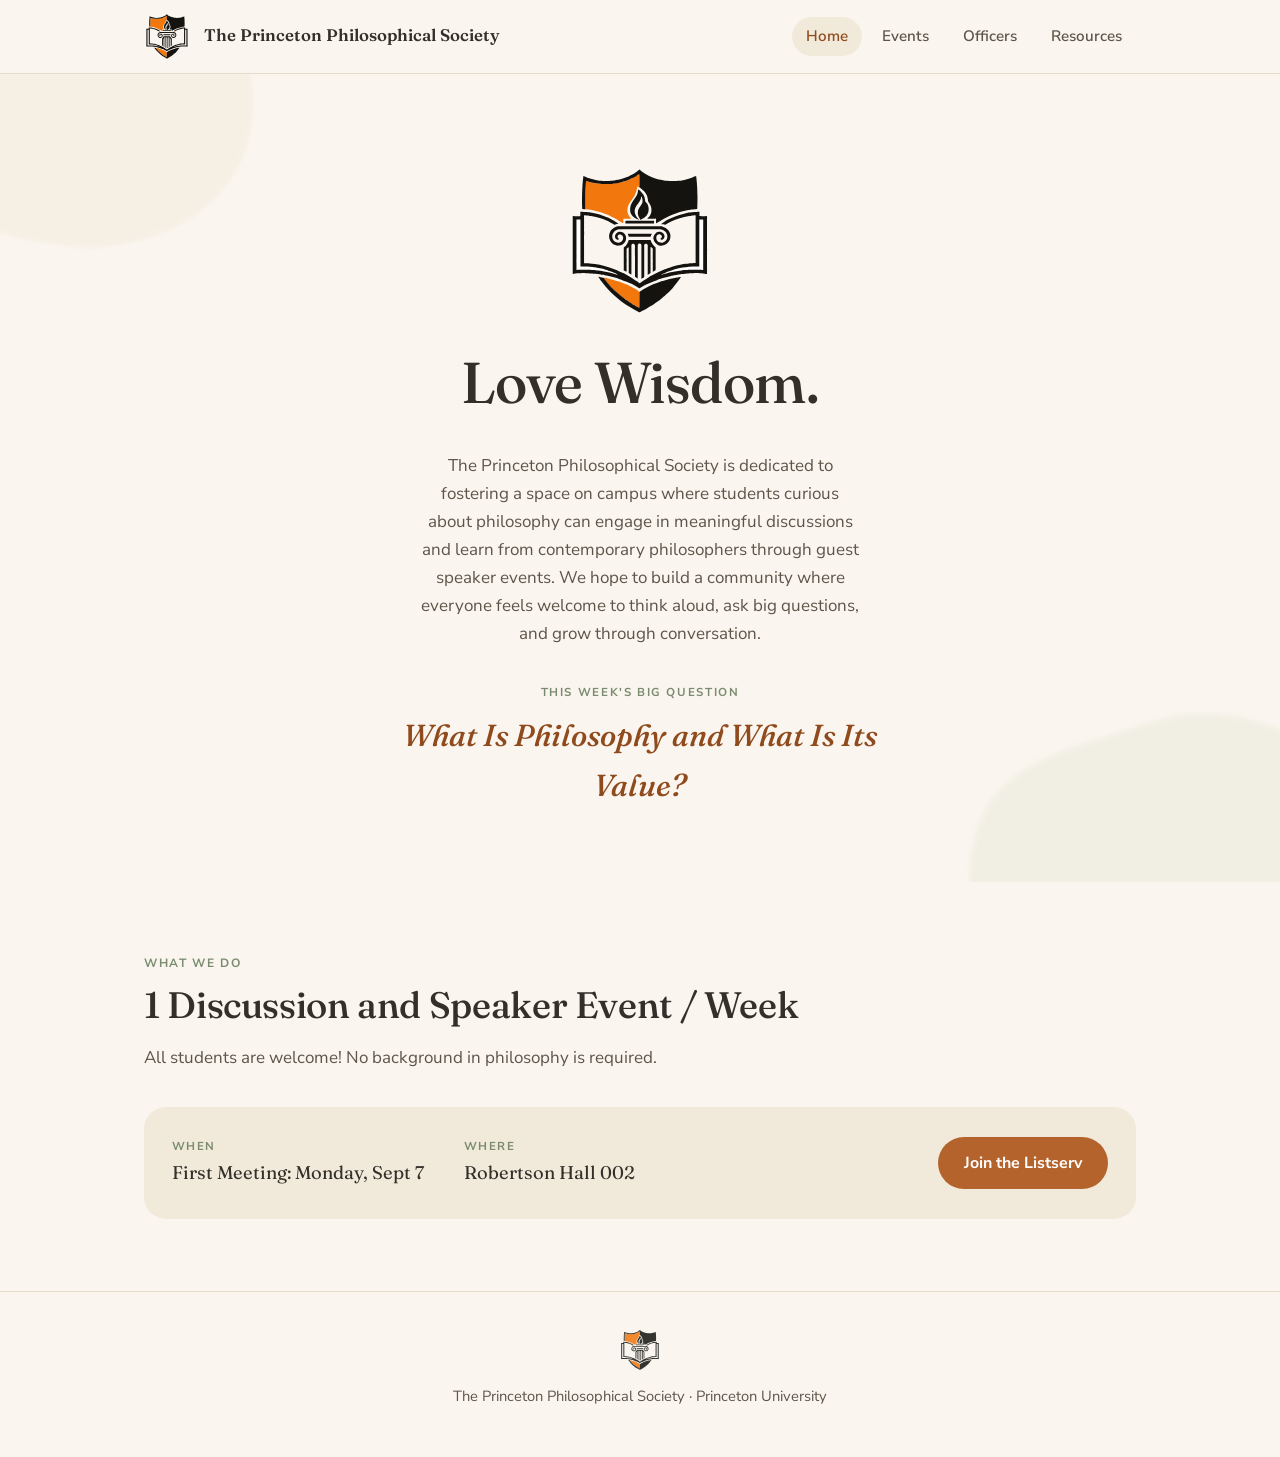
<file: index.html>
<!DOCTYPE html>
<html lang="en">
<head>
<meta charset="UTF-8">
<meta name="viewport" content="width=device-width, initial-scale=1.0">
<title>The Princeton Philosophical Society</title>
<meta name="description" content="PSoPh: discussions for anyone curious about philosophy.">
<link rel="preconnect" href="https://fonts.googleapis.com">
<link rel="preconnect" href="https://fonts.gstatic.com" crossorigin>
<link href="https://fonts.googleapis.com/css2?family=Fraunces:ital,opsz,wght@0,9..144,400;0,9..144,500;0,9..144,600;1,9..144,400;1,9..144,500&family=Nunito+Sans:ital,wght@0,400;0,600;0,700;1,400&display=swap" rel="stylesheet">
<link rel="stylesheet" href="style.css">
</head>
<body>

<!-- Decorative background shape used in the homepage hero -->
<svg width="0" height="0" style="position:absolute" aria-hidden="true">
  <defs>
    <path id="psoph-blob" d="M210 20 C300 -10 420 40 430 150 C440 260 340 330 230 320 C120 310 20 260 30 160 C40 60 120 50 210 20 Z"/>
  </defs>
</svg>

<nav aria-label="Main">
  <div class="nav-inner">
    <img class="mark" src="logo.svg" alt="Princeton Society of Philosophy Students logo">
    <span class="nav-name">The Princeton Philosophical Society</span>
    <div class="nav-links">
      <a href="index.html" class="active" aria-current="page">Home</a>
      <a href="events.html">Events</a>
      <a href="officers.html">Officers</a>
      <a href="resources.html">Resources</a>
    </div>
  </div>
</nav>

<!-- ============ HOME ============ -->
<header class="hero" id="home">
  <svg class="blob one" viewBox="0 0 460 340" aria-hidden="true"><use href="#psoph-blob" fill="#F1EADB"/></svg>
  <svg class="blob two" viewBox="0 0 460 340" aria-hidden="true"><use href="#psoph-blob" fill="#EAE9DB"/></svg>

  <div class="wrap hero-inner">
    <img class="mark" src="logo.svg" alt="Princeton Society of Philosophy Students logo">

    <h1>Love Wisdom.</h1>

    <p class="sub">
      The Princeton Philosophical Society is dedicated to fostering a space on campus where students curious about philosophy can engage in meaningful discussions and learn from contemporary philosophers through guest speaker events. We hope to build a community where everyone feels welcome to think aloud, ask big questions, and grow through conversation.
    </p>

    <p class="question" id="question" aria-live="polite">
      <span class="question-label">This Week's Big Question</span>
      <span id="question-text">What Is Philosophy and What Is Its Value?</span>
    </p>
  </div>
</header>

<section id="what-we-do">
  <div class="wrap">
    <p class="eyebrow">What We Do</p>

    <h2>1 Discussion and Speaker Event / Week</h2>

    <p class="lede">All students are welcome! No background in philosophy is required.</p>

    <!--
    <div class="cards">
      <div class="card">
        <span class="tag">Biweekly</span>
        <h3>Guest speakers &amp; discussions</h3>
        <p>Talks from contemporary thinkers, followed by open group discussion. Come with questions, leave with more of them.</p>
      </div>

      <div class="card">
        <span class="tag">Biweekly</span>
        <h3>Reading group</h3>
        <p>A smaller group working through texts together for deeper study — slowly, carefully, and out loud.</p>
      </div>
    </div>
    -->

    <!-- EDIT ME: update the day/time/place below once confirmed -->
    <div class="meet-band">
      <dl>
        <div>
          <dt>When</dt>
          <dd>First Meeting: Monday, Sept 7</dd>
        </div>

        <div>
          <dt>Where</dt>
          <dd>Robertson Hall 002</dd>
        </div>
      </dl>

      <a
        class="btn"
        href="https://lists.princeton.edu/cgi-bin/wa?SUBED1=psoph-list&A=1"
        target="_blank"
        rel="noopener noreferrer"
      >
        Join the Listserv
      </a>
    </div>
  </div>
</section>

<footer>
  <img class="mark" src="logo.svg" alt="">
  The Princeton Philosophical Society · Princeton University<br>
</footer>

</body>
</html>
</file>
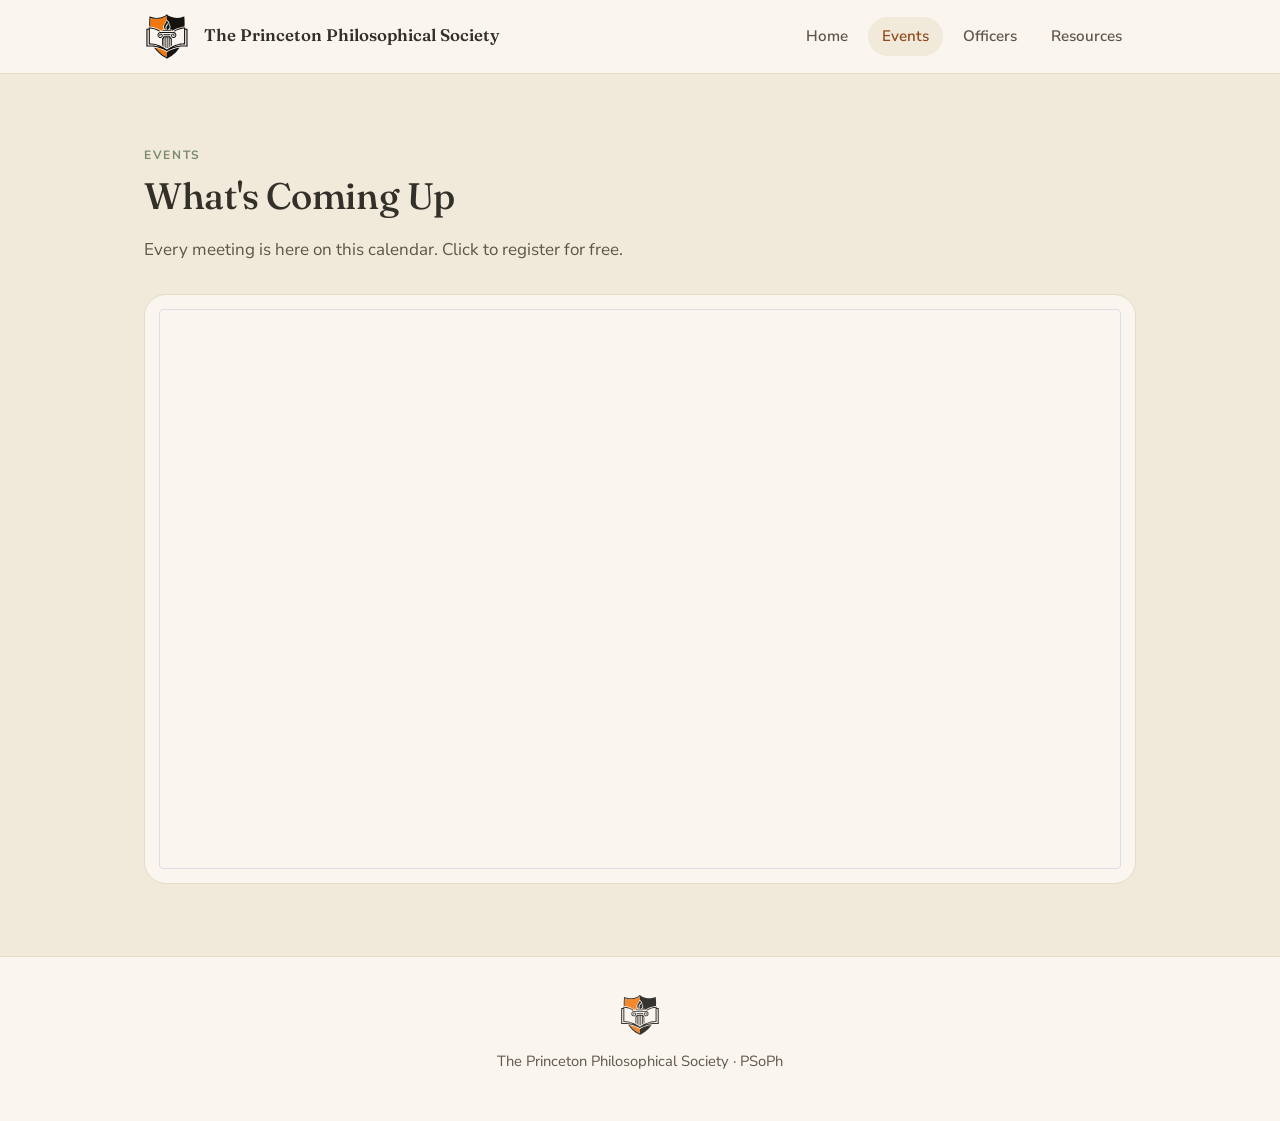
<file: events.html>
<!DOCTYPE html>
<html lang="en">
<head>
<meta charset="UTF-8">
<meta name="viewport" content="width=device-width, initial-scale=1.0">
<title>Events | The Princeton Philosophical Society</title>
<meta name="description" content="Upcoming events for the Princeton Philosophical Society.">
<link rel="preconnect" href="https://fonts.googleapis.com">
<link rel="preconnect" href="https://fonts.gstatic.com" crossorigin>
<link href="https://fonts.googleapis.com/css2?family=Fraunces:ital,opsz,wght@0,9..144,400;0,9..144,500;0,9..144,600;1,9..144,400;1,9..144,500&family=Nunito+Sans:ital,wght@0,400;0,600;0,700;1,400&display=swap" rel="stylesheet">
<link rel="stylesheet" href="style.css">
</head>
<body>

<nav aria-label="Main">
  <div class="nav-inner">
    <img class="mark" src="logo.svg" alt="Princeton Society of Philosophy Students logo">

    <span class="nav-name">The Princeton Philosophical Society</span>

    <div class="nav-links">
      <a href="index.html">Home</a>
      <a href="events.html" class="active" aria-current="page">Events</a>
      <a href="officers.html">Officers</a>
      <a href="resources.html">Resources</a>
    </div>
  </div>
</nav>

<!-- ============ EVENTS ============ -->
<section id="events">
  <div class="wrap">
    <p class="eyebrow">Events</p>

    <h2>What's Coming Up</h2>

    <p class="lede">
      Every meeting is here on this calendar. Click to register for free.
    </p>

    <div class="card-cal">
      <iframe
        src="https://luma.com/embed/calendar/cal-yyyf7VkOZYaelJZ/events?compact=true&lt=light"
        width="600"
        height="450"
        frameborder="0"
        style="border: 1px solid #bfcbda88; border-radius: 4px;"
        allowfullscreen=""
        aria-hidden="false"
        tabindex="0"
      ></iframe>
    </div>
  </div>
</section>

<footer>
  <img class="mark" src="logo.svg" alt="">
  The Princeton Philosophical Society · PSoPh<br>
</footer>

</body>
</html>
</file>
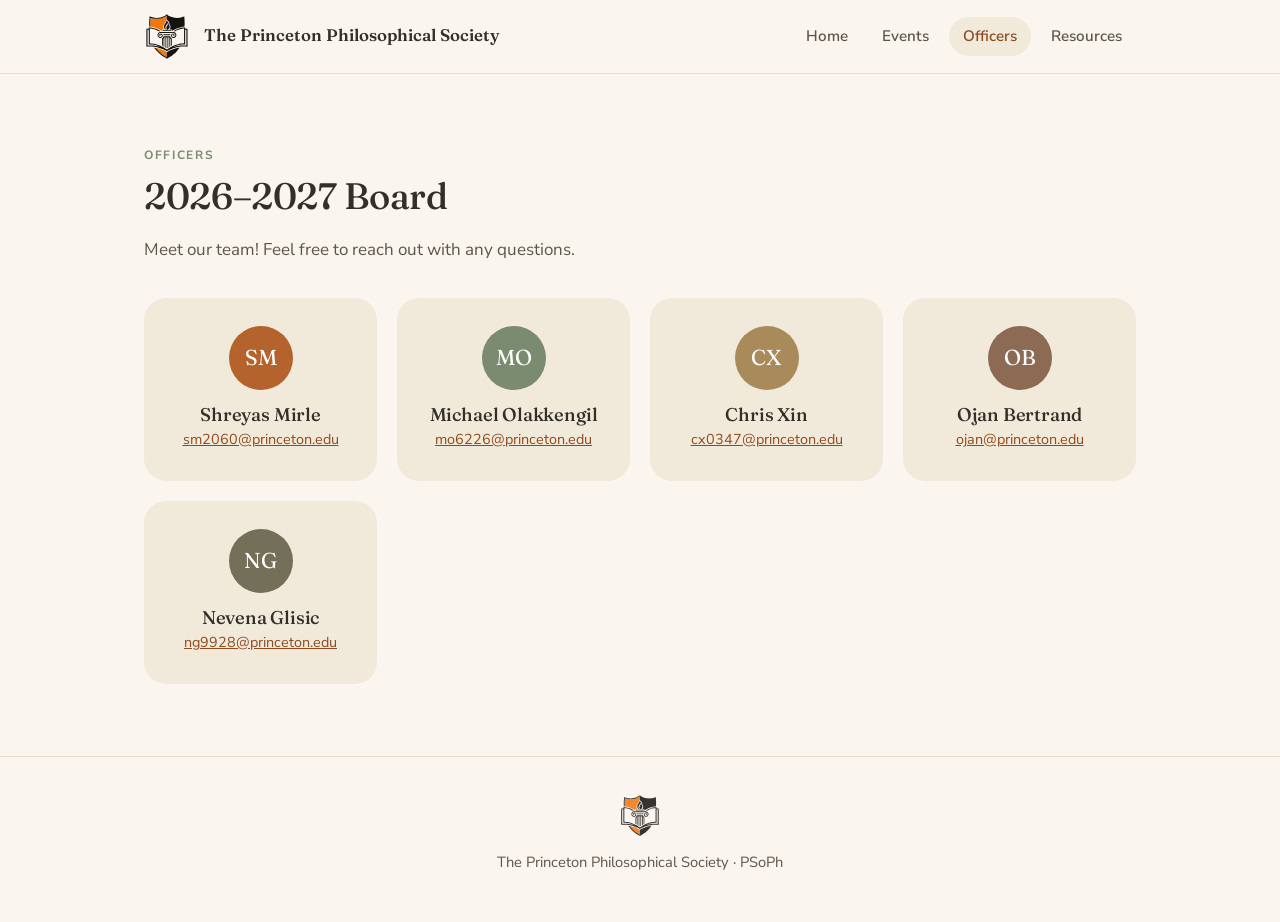
<file: officers.html>
<!DOCTYPE html>
<html lang="en">
<head>
<meta charset="UTF-8">
<meta name="viewport" content="width=device-width, initial-scale=1.0">
<title>Officers | The Princeton Philosophical Society</title>
<meta name="description" content="Meet the officers of the Princeton Philosophical Society.">
<link rel="preconnect" href="https://fonts.googleapis.com">
<link rel="preconnect" href="https://fonts.gstatic.com" crossorigin>
<link href="https://fonts.googleapis.com/css2?family=Fraunces:ital,opsz,wght@0,9..144,400;0,9..144,500;0,9..144,600;1,9..144,400;1,9..144,500&family=Nunito+Sans:ital,wght@0,400;0,600;0,700;1,400&display=swap" rel="stylesheet">
<link rel="stylesheet" href="style.css">
</head>
<body>

<nav aria-label="Main">
  <div class="nav-inner">
    <img class="mark" src="logo.svg" alt="Princeton Society of Philosophy Students logo">

    <span class="nav-name">The Princeton Philosophical Society</span>

    <div class="nav-links">
      <a href="index.html">Home</a>
      <a href="events.html">Events</a>
      <a href="officers.html" class="active" aria-current="page">Officers</a>
      <a href="resources.html">Resources</a>
    </div>
  </div>
</nav>

<!-- ============ OFFICERS ============ -->
<section id="officers">
  <div class="wrap">
    <p class="eyebrow">Officers</p>

    <h2>2026–2027 Board</h2>

    <p class="lede">Meet our team! Feel free to reach out with any questions.</p>

    <div class="officers">
      <div class="officer">
        <div class="avatar" aria-hidden="true">SM</div>
        <h3>Shreyas Mirle</h3>
        <a href="mailto:sm2060@princeton.edu">sm2060@princeton.edu</a>
      </div>

      <div class="officer">
        <div class="avatar" aria-hidden="true">MO</div>
        <h3>Michael Olakkengil</h3>
        <a href="mailto:mo6226@princeton.edu">mo6226@princeton.edu</a>
      </div>

      <div class="officer">
        <div class="avatar" aria-hidden="true">CX</div>
        <h3>Chris Xin</h3>
        <a href="mailto:cx0347@princeton.edu">cx0347@princeton.edu</a>
      </div>

      <div class="officer">
        <div class="avatar" aria-hidden="true">OB</div>
        <h3>Ojan Bertrand</h3>
        <a href="mailto:ojan@princeton.edu">ojan@princeton.edu</a>
      </div>

      <div class="officer">
        <div class="avatar" aria-hidden="true">NG</div>
        <h3>Nevena Glisic</h3>
        <a href="mailto:ng9928@princeton.edu">ng9928@princeton.edu</a>
      </div>
    </div>
  </div>
</section>

<footer>
  <img class="mark" src="logo.svg" alt="">
  The Princeton Philosophical Society · PSoPh<br>
</footer>

</body>
</html>
</file>
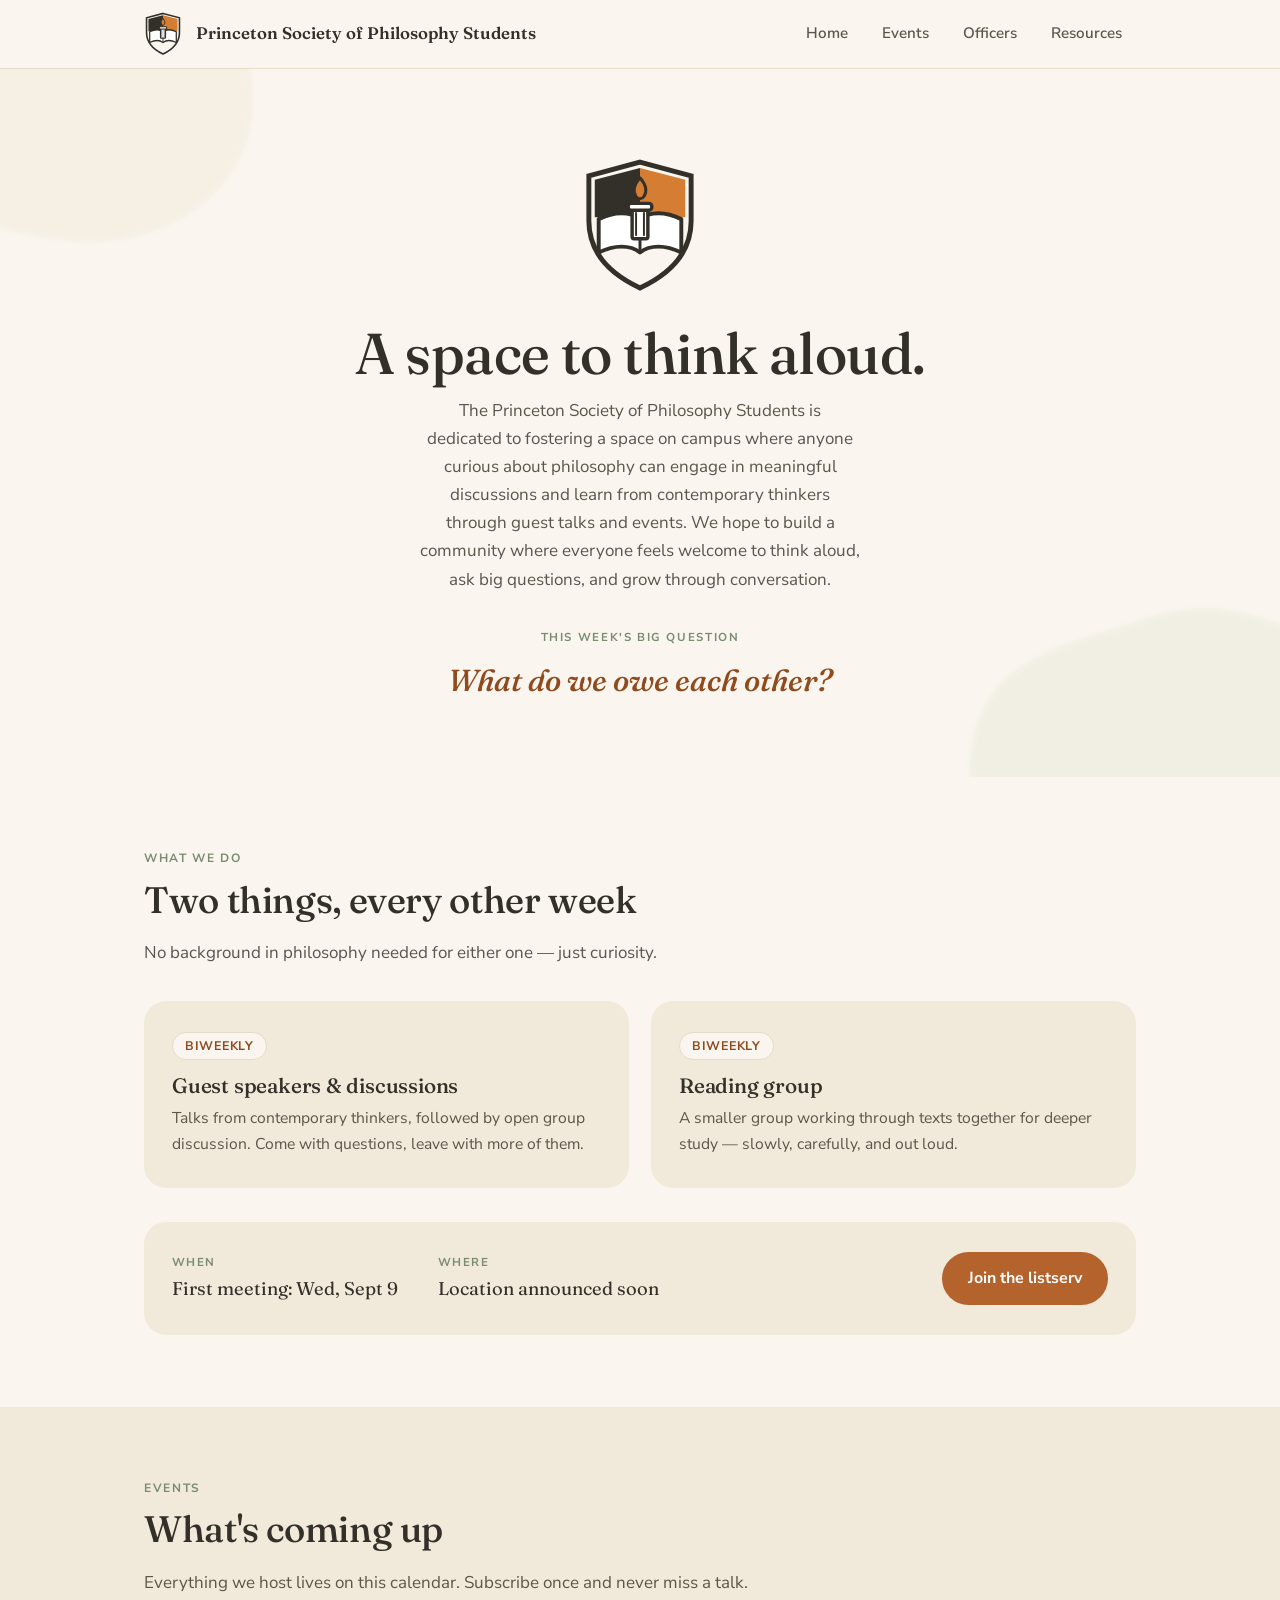
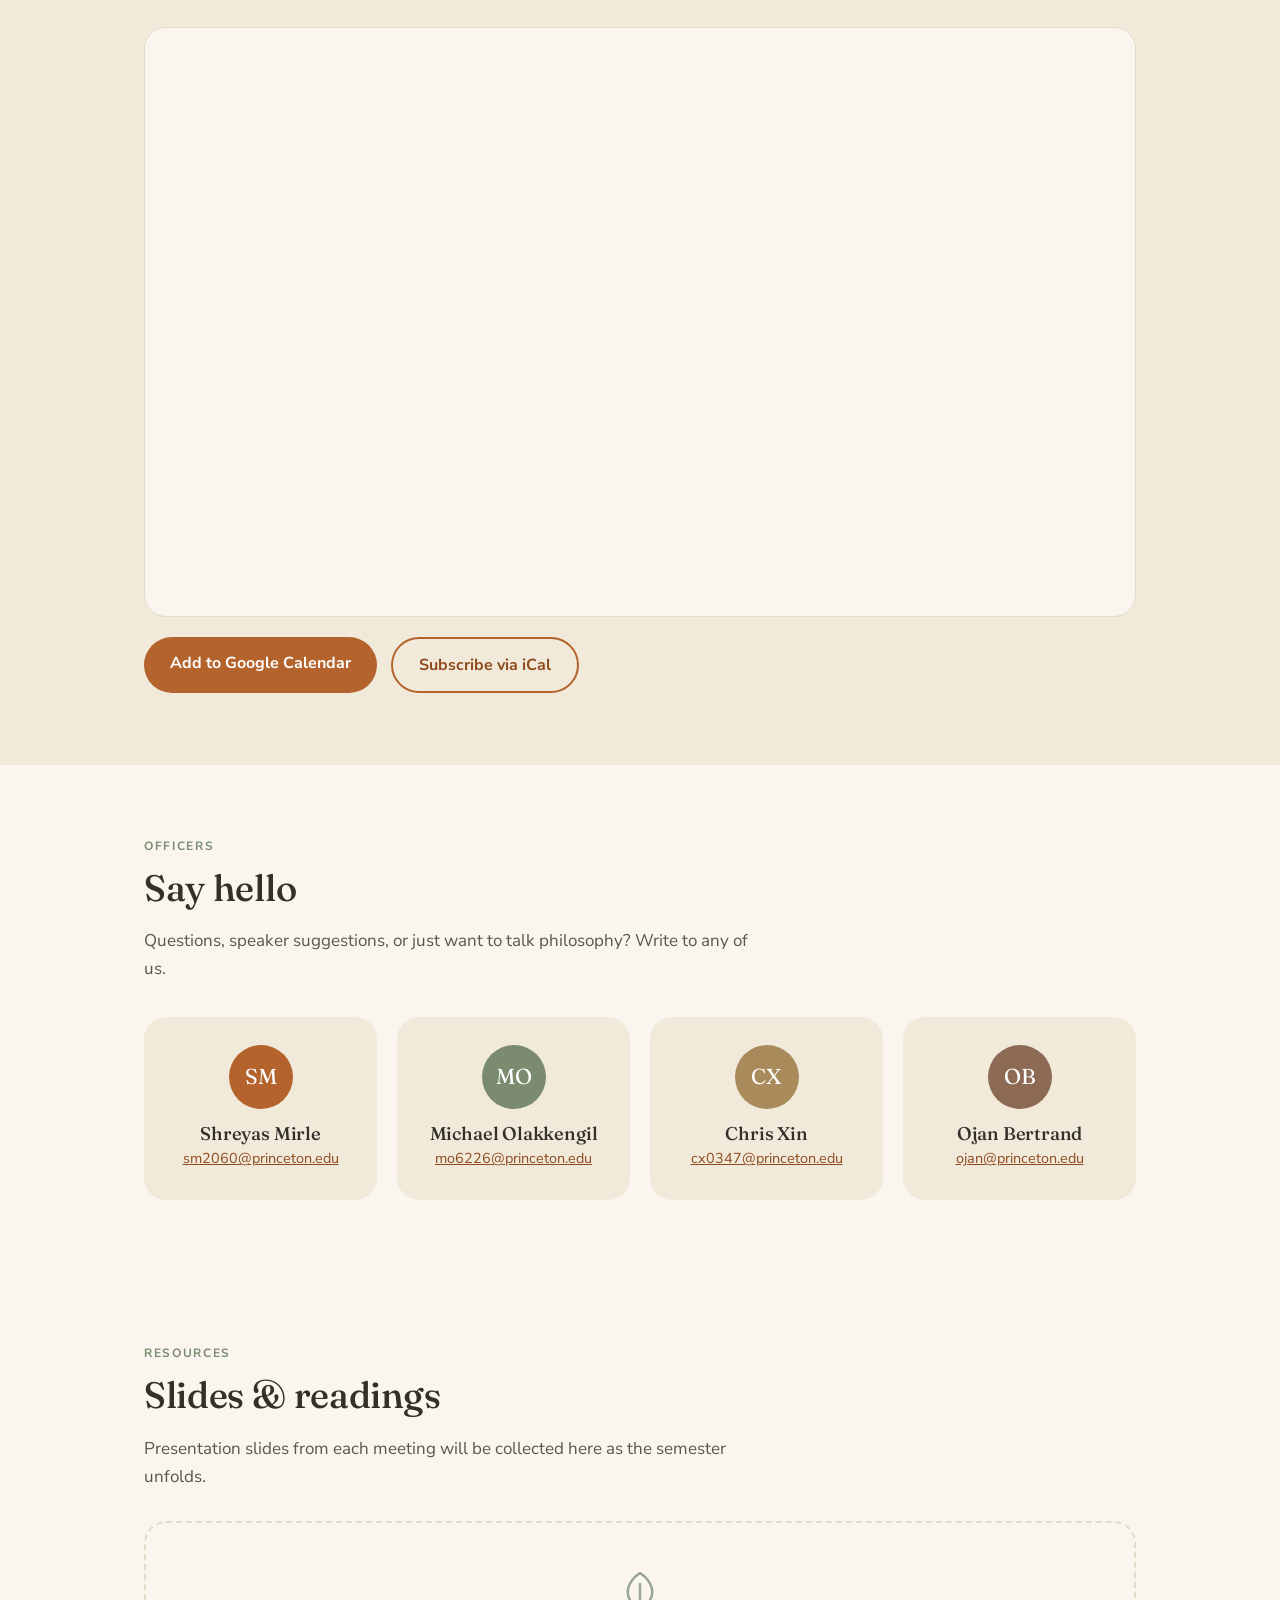
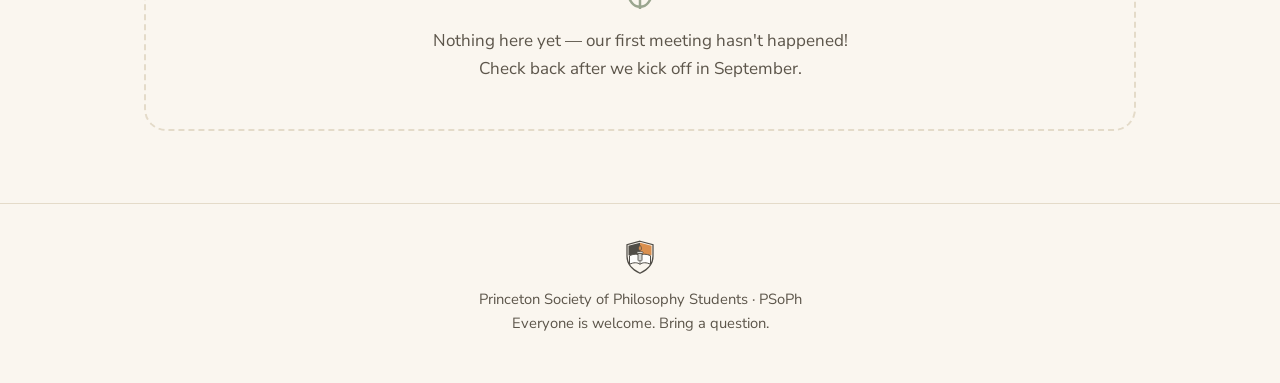
<file: psoph-website.html>
<!DOCTYPE html>
<html lang="en">
<head>
<meta charset="UTF-8">
<meta name="viewport" content="width=device-width, initial-scale=1.0">
<title>Princeton Society of Philosophy Students</title>
<meta name="description" content="PSoPh — a welcoming space at Princeton for anyone curious about philosophy. Guest talks, discussions, and a reading group.">
<link rel="preconnect" href="https://fonts.googleapis.com">
<link rel="preconnect" href="https://fonts.gstatic.com" crossorigin>
<link href="https://fonts.googleapis.com/css2?family=Fraunces:ital,opsz,wght@0,9..144,400;0,9..144,500;0,9..144,600;1,9..144,400;1,9..144,500&family=Nunito+Sans:ital,wght@0,400;0,600;0,700;1,400&display=swap" rel="stylesheet">
<style>
  :root{
    --paper:#FAF6EF;
    --sand:#F1EADB;
    --ink:#33302A;
    --ink-soft:#5C554A;
    --clay:#B4632C;      /* muted burnt ochre — a softened Princeton orange */
    --clay-deep:#8F4A1D;
    --sage:#7A8B6F;
    --line:#E4DBC9;
    --radius:22px;
    --radius-sm:14px;
  }
  *{box-sizing:border-box;margin:0;padding:0}
  html{scroll-behavior:smooth}
  @media (prefers-reduced-motion: reduce){
    html{scroll-behavior:auto}
    *,*::before,*::after{animation:none!important;transition:none!important}
  }
  body{
    font-family:"Nunito Sans",system-ui,sans-serif;
    background:var(--paper);
    color:var(--ink);
    line-height:1.65;
    font-size:17px;
  }
  h1,h2,h3{font-family:"Fraunces",serif;font-weight:500;line-height:1.15;letter-spacing:-0.01em}
  a{color:var(--clay-deep)}
  a:focus-visible, button:focus-visible{outline:3px solid var(--clay);outline-offset:3px;border-radius:6px}
  .wrap{max-width:1040px;margin:0 auto;padding:0 24px}

  /* ---------- Nav ---------- */
  nav{
    position:sticky;top:0;z-index:20;
    background:rgba(250,246,239,.9);
    backdrop-filter:blur(8px);
    border-bottom:1px solid var(--line);
  }
  .nav-inner{display:flex;align-items:center;gap:14px;padding:12px 24px;max-width:1040px;margin:0 auto}
  .nav-inner .mark{width:38px;height:44px;flex-shrink:0}
  .nav-name{font-family:"Fraunces",serif;font-size:1.05rem;font-weight:600;margin-right:auto}
  .nav-links{display:flex;gap:6px;flex-wrap:wrap}
  .nav-links a{
    text-decoration:none;color:var(--ink-soft);font-weight:600;font-size:.95rem;
    padding:7px 14px;border-radius:999px;transition:background .25s ease,color .25s ease;
  }
  .nav-links a:hover{background:var(--sand);color:var(--ink)}

  /* ---------- Hero ---------- */
  header.hero{position:relative;overflow:hidden;padding:88px 0 72px;text-align:center}
  .blob{position:absolute;z-index:0;opacity:.5;filter:blur(2px)}
  .blob.one{top:-120px;left:-140px;width:420px}
  .blob.two{bottom:-160px;right:-120px;width:460px}
  .hero-inner{position:relative;z-index:1}
  .hero .mark{width:118px;height:138px;margin:0 auto 26px;display:block}
  .hero h1{font-size:clamp(2.2rem,5.4vw,3.6rem);max-width:17ch;margin:0 auto 10px}
  .hero .sub{color:var(--ink-soft);max-width:44ch;margin:0 auto}

  /* rotating question — the page's one flourish */
  .question{
    margin:34px auto 0;max-width:26ch;
    font-family:"Fraunces",serif;font-style:italic;font-weight:500;
    font-size:clamp(1.35rem,3vw,1.9rem);color:var(--clay-deep);
    min-height:2.4em;transition:opacity .6s ease;
  }
  .question.fade{opacity:0}
  .question-label{
    display:block;font-family:"Nunito Sans",sans-serif;font-style:normal;font-weight:700;
    font-size:.72rem;letter-spacing:.14em;text-transform:uppercase;color:var(--sage);margin-bottom:8px;
  }

  /* ---------- Sections ---------- */
  section{padding:72px 0}
  .eyebrow{font-weight:700;font-size:.75rem;letter-spacing:.14em;text-transform:uppercase;color:var(--sage);margin-bottom:10px}
  section h2{font-size:clamp(1.7rem,3.4vw,2.3rem);margin-bottom:18px}
  .lede{max-width:62ch;color:var(--ink-soft)}

  .cards{display:grid;grid-template-columns:1fr 1fr;gap:22px;margin-top:34px}
  .card{
    background:var(--sand);border-radius:var(--radius);padding:30px 28px;
    transition:transform .25s ease;
  }
  .card:hover{transform:translateY(-3px)}
  .card h3{font-size:1.3rem;margin-bottom:8px}
  .card p{color:var(--ink-soft);font-size:.98rem}
  .card .tag{
    display:inline-block;background:var(--paper);border:1px solid var(--line);
    border-radius:999px;padding:3px 12px;font-size:.78rem;font-weight:700;
    letter-spacing:.06em;text-transform:uppercase;color:var(--clay-deep);margin-bottom:14px;
  }

  .meet-band{
    margin-top:34px;background:var(--sand);border-radius:var(--radius);
    padding:30px 28px;display:flex;gap:28px;flex-wrap:wrap;align-items:center;justify-content:space-between;
  }
  .meet-band dl{display:flex;gap:40px;flex-wrap:wrap}
  .meet-band dt{font-size:.72rem;font-weight:700;letter-spacing:.13em;text-transform:uppercase;color:var(--sage)}
  .meet-band dd{font-family:"Fraunces",serif;font-size:1.15rem;margin-top:2px}
  .btn{
    display:inline-block;background:var(--clay);color:#fff;text-decoration:none;
    font-weight:700;padding:13px 26px;border-radius:999px;border:none;cursor:pointer;
    font-size:1rem;transition:background .25s ease;
  }
  .btn:hover{background:var(--clay-deep)}

  /* ---------- Events ---------- */
  #events{background:var(--sand)}
  #events .card-cal{
    background:var(--paper);border-radius:var(--radius);padding:14px;margin-top:30px;
    border:1px solid var(--line);
  }
  #events iframe{width:100%;height:560px;border:0;border-radius:var(--radius-sm);display:block}
  .cal-actions{display:flex;gap:14px;flex-wrap:wrap;margin-top:20px}
  .btn.ghost{background:transparent;color:var(--clay-deep);border:2px solid var(--clay)}
  .btn.ghost:hover{background:var(--clay);color:#fff}

  /* ---------- Officers ---------- */
  .officers{display:grid;grid-template-columns:repeat(auto-fit,minmax(210px,1fr));gap:20px;margin-top:34px}
  .officer{
    background:var(--sand);border-radius:var(--radius);padding:28px 22px;text-align:center;
  }
  .officer .avatar{
    width:64px;height:64px;border-radius:50%;margin:0 auto 14px;
    display:flex;align-items:center;justify-content:center;
    font-family:"Fraunces",serif;font-size:1.35rem;color:#fff;
  }
  .officer:nth-child(1) .avatar{background:var(--clay)}
  .officer:nth-child(2) .avatar{background:var(--sage)}
  .officer:nth-child(3) .avatar{background:#A98A5B}
  .officer:nth-child(4) .avatar{background:#8C6A54}
  .officer h3{font-size:1.15rem}
  .officer a{font-size:.9rem;word-break:break-all}

  /* ---------- Resources ---------- */
  .resource-empty{
    margin-top:30px;border:2px dashed var(--line);border-radius:var(--radius);
    padding:46px 30px;text-align:center;color:var(--ink-soft);background:transparent;
  }
  .resource-empty .leaf{width:44px;margin:0 auto 14px;display:block;opacity:.75}

  footer{border-top:1px solid var(--line);padding:36px 0 48px;color:var(--ink-soft);font-size:.92rem;text-align:center}
  footer .mark{width:30px;height:35px;margin:0 auto 12px;display:block;opacity:.85}

  @media (max-width:720px){
    .cards{grid-template-columns:1fr}
    .nav-name{display:none}
    section{padding:56px 0}
    #events iframe{height:440px}
  }
</style>
</head>
<body>

<!-- ============ Shield logo (recreated as inline SVG; reused via <use>) ============ -->
<svg width="0" height="0" style="position:absolute" aria-hidden="true">
  <defs>
    <g id="psoph-mark">
      <!-- shield -->
      <path d="M60 4 L112 18 V64 C112 96 90 118 60 132 C30 118 8 96 8 64 V18 Z" fill="#FAF6EF" stroke="#33302A" stroke-width="5"/>
      <!-- split field -->
      <path d="M60 10 L106 22 V60 H60 Z" fill="#D57E33"/>
      <path d="M60 10 L14 22 V60 H60 Z" fill="#33302A"/>
      <!-- open book -->
      <path d="M18 62 C34 54 50 54 60 62 C70 54 86 54 102 62 V96 C86 88 70 88 60 96 C50 88 34 88 18 96 Z" fill="#fff" stroke="#33302A" stroke-width="4" stroke-linejoin="round"/>
      <line x1="60" y1="62" x2="60" y2="96" stroke="#33302A" stroke-width="3"/>
      <!-- column -->
      <rect x="52" y="52" width="16" height="30" rx="2" fill="#fff" stroke="#33302A" stroke-width="3.5"/>
      <line x1="56" y1="55" x2="56" y2="79" stroke="#33302A" stroke-width="2"/>
      <line x1="64" y1="55" x2="64" y2="79" stroke="#33302A" stroke-width="2"/>
      <rect x="48" y="46" width="24" height="7" rx="3" fill="#fff" stroke="#33302A" stroke-width="3.5"/>
      <!-- flame -->
      <path d="M60 20 C66 27 68 33 64 39 C62 42 58 42 56 39 C52 33 54 27 60 20 Z" fill="#D57E33" stroke="#33302A" stroke-width="3" stroke-linejoin="round"/>
    </g>
    <path id="psoph-blob" d="M210 20 C300 -10 420 40 430 150 C440 260 340 330 230 320 C120 310 20 260 30 160 C40 60 120 50 210 20 Z"/>
  </defs>
</svg>

<nav aria-label="Main">
  <div class="nav-inner">
    <svg class="mark" viewBox="0 0 120 138" role="img" aria-label="PSoPh shield logo"><use href="#psoph-mark"/></svg>
    <span class="nav-name">Princeton Society of Philosophy Students</span>
    <div class="nav-links">
      <a href="#home">Home</a>
      <a href="#events">Events</a>
      <a href="#officers">Officers</a>
      <a href="#resources">Resources</a>
    </div>
  </div>
</nav>

<!-- ============ HOME ============ -->
<header class="hero" id="home">
  <svg class="blob one" viewBox="0 0 460 340" aria-hidden="true"><use href="#psoph-blob" fill="#F1EADB"/></svg>
  <svg class="blob two" viewBox="0 0 460 340" aria-hidden="true"><use href="#psoph-blob" fill="#EAE9DB"/></svg>
  <div class="wrap hero-inner">
    <svg class="mark" viewBox="0 0 120 138" role="img" aria-label="PSoPh shield logo"><use href="#psoph-mark"/></svg>
    <h1>A space to think aloud.</h1>
    <p class="sub">The Princeton Society of Philosophy Students is dedicated to fostering a space on campus where anyone curious about philosophy can engage in meaningful discussions and learn from contemporary thinkers through guest talks and events. We hope to build a community where everyone feels welcome to think aloud, ask big questions, and grow through conversation.</p>
    <p class="question" id="question" aria-live="polite">
      <span class="question-label">This week's big question</span>
      <span id="question-text">What do we owe each other?</span>
    </p>
  </div>
</header>

<section id="what-we-do">
  <div class="wrap">
    <p class="eyebrow">What we do</p>
    <h2>Two things, every other week</h2>
    <p class="lede">No background in philosophy needed for either one — just curiosity.</p>
    <div class="cards">
      <div class="card">
        <span class="tag">Biweekly</span>
        <h3>Guest speakers &amp; discussions</h3>
        <p>Talks from contemporary thinkers, followed by open group discussion. Come with questions, leave with more of them.</p>
      </div>
      <div class="card">
        <span class="tag">Biweekly</span>
        <h3>Reading group</h3>
        <p>A smaller group working through texts together for deeper study — slowly, carefully, and out loud.</p>
      </div>
    </div>

    <!-- EDIT ME: update the day/time/place below once confirmed -->
    <div class="meet-band">
      <dl>
        <div>
          <dt>When</dt>
          <dd>First meeting: Wed, Sept 9</dd>
        </div>
        <div>
          <dt>Where</dt>
          <dd>Location announced soon</dd>
        </div>
      </dl>
      <!-- EDIT ME: replace # with your Princeton listserv signup link -->
      <a class="btn" href="#">Join the listserv</a>
    </div>
  </div>
</section>

<!-- ============ EVENTS ============ -->
<section id="events">
  <div class="wrap">
    <p class="eyebrow">Events</p>
    <h2>What's coming up</h2>
    <p class="lede">Everything we host lives on this calendar. Subscribe once and never miss a talk.</p>
    <div class="card-cal">
      <!-- EDIT ME: replace YOUR_CALENDAR_ID with the club's Google Calendar ID
           (Google Calendar → Settings → "Integrate calendar" → Calendar ID) -->
      <iframe
        title="PSoPh events calendar"
        src="https://calendar.google.com/calendar/embed?src=YOUR_CALENDAR_ID%40group.calendar.google.com&ctz=America%2FNew_York&mode=MONTH&bgcolor=%23FAF6EF"
        loading="lazy">
      </iframe>
    </div>
    <div class="cal-actions">
      <!-- EDIT ME: same calendar ID in both links -->
      <a class="btn" href="https://calendar.google.com/calendar/u/0?cid=YOUR_CALENDAR_ID">Add to Google Calendar</a>
      <a class="btn ghost" href="https://calendar.google.com/calendar/ical/YOUR_CALENDAR_ID/public/basic.ics">Subscribe via iCal</a>
    </div>
  </div>
</section>

<!-- ============ OFFICERS ============ -->
<section id="officers">
  <div class="wrap">
    <p class="eyebrow">Officers</p>
    <h2>Say hello</h2>
    <p class="lede">Questions, speaker suggestions, or just want to talk philosophy? Write to any of us.</p>
    <div class="officers">
      <div class="officer">
        <div class="avatar" aria-hidden="true">SM</div>
        <h3>Shreyas Mirle</h3>
        <a href="mailto:sm2060@princeton.edu">sm2060@princeton.edu</a>
      </div>
      <div class="officer">
        <div class="avatar" aria-hidden="true">MO</div>
        <h3>Michael Olakkengil</h3>
        <a href="mailto:mo6226@princeton.edu">mo6226@princeton.edu</a>
      </div>
      <div class="officer">
        <div class="avatar" aria-hidden="true">CX</div>
        <h3>Chris Xin</h3>
        <a href="mailto:cx0347@princeton.edu">cx0347@princeton.edu</a>
      </div>
      <div class="officer">
        <div class="avatar" aria-hidden="true">OB</div>
        <h3>Ojan Bertrand</h3>
        <a href="mailto:ojan@princeton.edu">ojan@princeton.edu</a>
      </div>
    </div>
  </div>
</section>

<!-- ============ RESOURCES ============ -->
<section id="resources">
  <div class="wrap">
    <p class="eyebrow">Resources</p>
    <h2>Slides &amp; readings</h2>
    <p class="lede">Presentation slides from each meeting will be collected here as the semester unfolds.</p>
    <div class="resource-empty">
      <svg class="leaf" viewBox="0 0 44 44" aria-hidden="true">
        <path d="M22 4 C34 12 38 24 30 34 C26 39 18 39 14 34 C6 24 10 12 22 4 Z" fill="none" stroke="#7A8B6F" stroke-width="2.5" stroke-linejoin="round"/>
        <line x1="22" y1="14" x2="22" y2="40" stroke="#7A8B6F" stroke-width="2.5"/>
      </svg>
      Nothing here yet — our first meeting hasn't happened!<br>
      Check back after we kick off in September.
    </div>
  </div>
</section>

<footer>
  <svg class="mark" viewBox="0 0 120 138" aria-hidden="true"><use href="#psoph-mark"/></svg>
  Princeton Society of Philosophy Students · PSoPh<br>
  Everyone is welcome. Bring a question.
</footer>

<script>
  // Gently rotating "big question" in the hero
  const questions = [
    "What do we owe each other?",
    "Is there something it is like to be a bat?",
    "Can we step in the same river twice?",
    "What makes a life go well?",
    "Do we choose our beliefs?",
    "What is it to know something?"
  ];
  const el = document.getElementById("question-text");
  const wrapEl = document.getElementById("question");
  let i = 0;
  const reduced = window.matchMedia("(prefers-reduced-motion: reduce)").matches;
  if (!reduced) {
    setInterval(() => {
      wrapEl.classList.add("fade");
      setTimeout(() => {
        i = (i + 1) % questions.length;
        el.textContent = questions[i];
        wrapEl.classList.remove("fade");
      }, 600);
    }, 6000);
  }
</script>

</body>
</html>
</file>
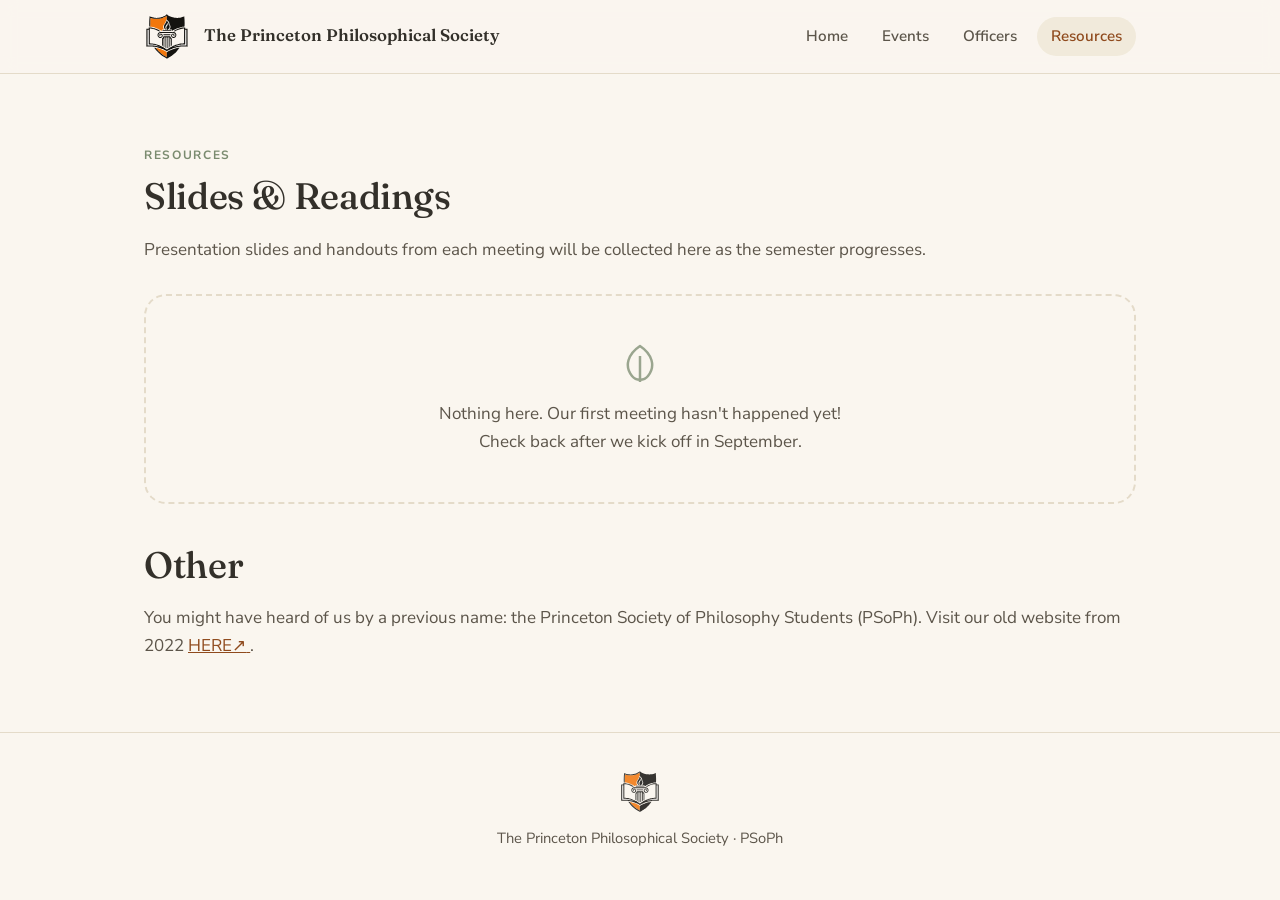
<file: resources.html>
<!DOCTYPE html>
<html lang="en">
<head>
<meta charset="UTF-8">
<meta name="viewport" content="width=device-width, initial-scale=1.0">
<title>Resources | The Princeton Philosophical Society</title>
<meta name="description" content="Slides and readings from previous discussions.">
<link rel="preconnect" href="https://fonts.googleapis.com">
<link rel="preconnect" href="https://fonts.gstatic.com" crossorigin>
<link href="https://fonts.googleapis.com/css2?family=Fraunces:ital,opsz,wght@0,9..144,400;0,9..144,500;0,9..144,600;1,9..144,400;1,9..144,500&family=Nunito+Sans:ital,wght@0,400;0,600;0,700;1,400&display=swap" rel="stylesheet">
<link rel="stylesheet" href="style.css">
</head>
<body>

<nav aria-label="Main">
  <div class="nav-inner">
    <img class="mark" src="logo.svg" alt="Princeton Society of Philosophy Students logo">

    <span class="nav-name">The Princeton Philosophical Society</span>

    <div class="nav-links">
      <a href="index.html">Home</a>
      <a href="events.html">Events</a>
      <a href="officers.html">Officers</a>
      <a href="resources.html" class="active" aria-current="page">Resources</a>
    </div>
  </div>
</nav>

<!-- ============ RESOURCES ============ -->
<section id="resources">
  <div class="wrap">
    <p class="eyebrow">Resources</p>

    <h2>Slides &amp; Readings</h2>

    <p class="lede">
      Presentation slides and handouts from each meeting will be collected here as the semester progresses.
    </p>

    <div class="resource-empty">
      <svg class="leaf" viewBox="0 0 44 44" aria-hidden="true">
        <path d="M22 4 C34 12 38 24 30 34 C26 39 18 39 14 34 C6 24 10 12 22 4 Z" fill="none" stroke="#7A8B6F" stroke-width="2.5" stroke-linejoin="round"/>
        <line x1="22" y1="14" x2="22" y2="40" stroke="#7A8B6F" stroke-width="2.5"/>
      </svg>

      Nothing here. Our first meeting hasn't happened yet!<br>
      Check back after we kick off in September.
        </div>

        <!-- ============= OTHER ============= -->
        <h2 class="section-follow">Other</h2>

        <p class="lede">
          You might have heard of us by a previous name: the Princeton Society of Philosophy Students (PSoPh). Visit our old website from 2022
          <a class="inline-link" href="https://psoph.princeton.edu/">
            HERE<span class="arrow" aria-hidden="true">↗</span>
          </a>.
        </p>
      </div>
</section>

<footer>
  <img class="mark" src="logo.svg" alt="">
  The Princeton Philosophical Society · PSoPh<br>
</footer>

</body>
</html>
</file>
<file: style.css>
:root{
    --paper:#FAF6EF;
    --sand:#F1EADB;
    --ink:#33302A;
    --ink-soft:#5C554A;
    --clay:#B4632C;      /* muted burnt ochre — a softened Princeton orange */
    --clay-deep:#8F4A1D;
    --sage:#7A8B6F;
    --line:#E4DBC9;
    --radius:22px;
    --radius-sm:14px;
  }

  *{box-sizing:border-box;margin:0;padding:0}

  html{scroll-behavior:smooth}

  @media (prefers-reduced-motion: reduce){
    html{scroll-behavior:auto}
    *,*::before,*::after{animation:none!important;transition:none!important}
  }

  body{
    font-family:"Nunito Sans",system-ui,sans-serif;
    background:var(--paper);
    color:var(--ink);
    line-height:1.65;
    font-size:17px;
  }

  h1,h2,h3{
    font-family:"Fraunces",serif;
    font-weight:500;
    line-height:1.15;
    letter-spacing:-0.01em;
  }

  a{color:var(--clay-deep)}

  a:focus-visible,
  button:focus-visible{
    outline:3px solid var(--clay);
    outline-offset:3px;
    border-radius:6px;
  }

  .wrap{
    max-width:1040px;
    margin:0 auto;
    padding:0 24px;
  }


  /* ---------- Nav ---------- */

  nav{
    position:sticky;
    top:0;
    z-index:20;
    background:rgba(250,246,239,.9);
    backdrop-filter:blur(8px);
    border-bottom:1px solid var(--line);
  }

  .nav-inner{
    display:flex;
    align-items:center;
    gap:14px;
    padding:12px 24px;
    max-width:1040px;
    margin:0 auto;
  }

  .nav-inner .mark{
    width:46px;
    height:auto;
    display:block;
    flex-shrink:0;
  }

  .nav-name{
    font-family:"Fraunces",serif;
    font-size:1.05rem;
    font-weight:600;
    margin-right:auto;
  }

  .nav-links{
    display:flex;
    gap:6px;
    flex-wrap:wrap;
  }

  .nav-links a{
    text-decoration:none;
    color:var(--ink-soft);
    font-weight:600;
    font-size:.95rem;
    padding:7px 14px;
    border-radius:999px;
    transition:background .25s ease,color .25s ease;
  }

  .nav-links a:hover{
    background:var(--sand);
    color:var(--ink);
  }

  .nav-links a.active{
    background:var(--sand);
    color:var(--clay-deep);
  }


  /* ---------- Hero ---------- */

  header.hero{
    position:relative;
    overflow:hidden;
    padding:88px 0 72px;
    text-align:center;
  }

  .blob{
    position:absolute;
    z-index:0;
    opacity:.5;
    filter:blur(2px);
  }

  .blob.one{
    top:-120px;
    left:-140px;
    width:420px;
  }

  .blob.two{
    bottom:-160px;
    right:-120px;
    width:460px;
  }

  .hero-inner{
    position:relative;
    z-index:1;
  }

  .hero .mark{
    width:150px;
    height:auto;
    margin:0 auto 30px;
    display:block;
  }

  .hero h1{
    font-size:clamp(2.2rem,5.4vw,3.6rem);
    max-width:17ch;
    margin:0 auto 10px;
  }

  .hero .sub{
    color:var(--ink-soft);
    max-width:44ch;
    margin:0 auto;
  }


  /* rotating question — the page's one flourish */

  .question{
    margin:34px auto 0;
    max-width:26ch;
    font-family:"Fraunces",serif;
    font-style:italic;
    font-weight:500;
    font-size:clamp(1.35rem,3vw,1.9rem);
    color:var(--clay-deep);
    min-height:2.4em;
    transition:opacity .6s ease;
  }

  .question.fade{
    opacity:0;
  }

  .question-label{
    display:block;
    font-family:"Nunito Sans",sans-serif;
    font-style:normal;
    font-weight:700;
    font-size:.72rem;
    letter-spacing:.14em;
    text-transform:uppercase;
    color:var(--sage);
    margin-bottom:8px;
  }


  /* ---------- Sections ---------- */

  section{
    padding:72px 0;
  }

  .eyebrow{
    font-weight:700;
    font-size:.75rem;
    letter-spacing:.14em;
    text-transform:uppercase;
    color:var(--sage);
    margin-bottom:10px;
  }

  section h2{
    font-size:clamp(1.7rem,3.4vw,2.3rem);
    margin-bottom:18px;
  }

  .lede{
    max-width:62ch;
    color:var(--ink-soft);
  }

  .cards{
    display:grid;
    grid-template-columns:1fr 1fr;
    gap:22px;
    margin-top:34px;
  }

  .card{
    background:var(--sand);
    border-radius:var(--radius);
    padding:30px 28px;
    transition:transform .25s ease;
  }

  .card:hover{
    transform:translateY(-3px);
  }

  .card h3{
    font-size:1.3rem;
    margin-bottom:8px;
  }

  .card p{
    color:var(--ink-soft);
    font-size:.98rem;
  }

  .card .tag{
    display:inline-block;
    background:var(--paper);
    border:1px solid var(--line);
    border-radius:999px;
    padding:3px 12px;
    font-size:.78rem;
    font-weight:700;
    letter-spacing:.06em;
    text-transform:uppercase;
    color:var(--clay-deep);
    margin-bottom:14px;
  }

  .meet-band{
    margin-top:34px;
    background:var(--sand);
    border-radius:var(--radius);
    padding:30px 28px;
    display:flex;
    gap:28px;
    flex-wrap:wrap;
    align-items:center;
    justify-content:space-between;
  }

  .meet-band dl{
    display:flex;
    gap:40px;
    flex-wrap:wrap;
  }

  .meet-band dt{
    font-size:.72rem;
    font-weight:700;
    letter-spacing:.13em;
    text-transform:uppercase;
    color:var(--sage);
  }

  .meet-band dd{
    font-family:"Fraunces",serif;
    font-size:1.15rem;
    margin-top:2px;
  }

  .btn{
    display:inline-block;
    background:var(--clay);
    color:#fff;
    text-decoration:none;
    font-weight:700;
    padding:13px 26px;
    border-radius:999px;
    border:none;
    cursor:pointer;
    font-size:1rem;
    transition:background .25s ease;
  }

  .btn:hover{
    background:var(--clay-deep);
  }


  /* ---------- Events ---------- */

  #events{
    background:var(--sand);
  }

  #events .card-cal{
    background:var(--paper);
    border-radius:var(--radius);
    padding:14px;
    margin-top:30px;
    border:1px solid var(--line);
  }

  #events iframe{
    width:100%;
    height:560px;
    border:0;
    border-radius:var(--radius-sm);
    display:block;
  }

  .cal-actions{
    display:flex;
    gap:14px;
    flex-wrap:wrap;
    margin-top:20px;
  }

  .btn.ghost{
    background:transparent;
    color:var(--clay-deep);
    border:2px solid var(--clay);
  }

  .btn.ghost:hover{
    background:var(--clay);
    color:#fff;
  }


  /* ---------- Officers ---------- */

  .officers{
    display:grid;
    grid-template-columns:repeat(auto-fit,minmax(210px,1fr));
    gap:20px;
    margin-top:34px;
  }

  .officer{
    background:var(--sand);
    border-radius:var(--radius);
    padding:28px 22px;
    text-align:center;
  }

  .officer .avatar{
    width:64px;
    height:64px;
    border-radius:50%;
    margin:0 auto 14px;
    display:flex;
    align-items:center;
    justify-content:center;
    font-family:"Fraunces",serif;
    font-size:1.35rem;
    color:#fff;
  }

  .officer:nth-child(1) .avatar{
    background:var(--clay);
  }

  .officer:nth-child(2) .avatar{
    background:var(--sage);
  }

  .officer:nth-child(3) .avatar{
    background:#A98A5B;
  }

  .officer:nth-child(4) .avatar{
    background:#8C6A54;
  }

  .officer:nth-child(5) .avatar{
    background:#746F58;
  }

  .officer h3{
    font-size:1.15rem;
  }

  .officer a{
    font-size:.9rem;
    word-break:break-all;
  }


  /* ---------- Resources ---------- */

  .resource-empty{
    margin-top:30px;
    border:2px dashed var(--line);
    border-radius:var(--radius);
    padding:46px 30px;
    text-align:center;
    color:var(--ink-soft);
    background:transparent;
  }

  .resource-empty .leaf{
    width:44px;
    margin:0 auto 14px;
    display:block;
    opacity:.75;
  }


  /* ---------- Footer ---------- */

  footer{
    border-top:1px solid var(--line);
    padding:36px 0 48px;
    color:var(--ink-soft);
    font-size:.92rem;
    text-align:center;
  }

  footer .mark{
    width:42px;
    height:auto;
    margin:0 auto 12px;
    display:block;
    opacity:.85;
  }


  /* ---------- Mobile ---------- */

  @media (max-width:720px){
    .cards{
      grid-template-columns:1fr;
    }

    .nav-name{
      display:none;
    }

    section{
      padding:56px 0;
    }

    #events iframe{
      height:440px;
    }

    .nav-inner .mark{
      width:42px;
    }

    .hero .mark{
      width:130px;
    }

    footer .mark{
      width:38px;
    }
  }

/* ---------- SPACING + WIDTH FIXES ---------- */

/* Home: equal gap above and below the mission statement */
.hero h1        { margin-bottom: 0; }
.hero .sub      { margin-top: 2.2rem; margin-bottom: 2.2rem; }
.hero .question { margin-top: 0; }

/* Resources: breathing room between the dashed box and "Other" */
.resource-empty { margin-bottom: 0; }
.section-follow { margin-top: 2.5rem; }

/* Resources: let the paragraphs run the full width of the page */
#resources .lede { max-width: none; }
</file>
